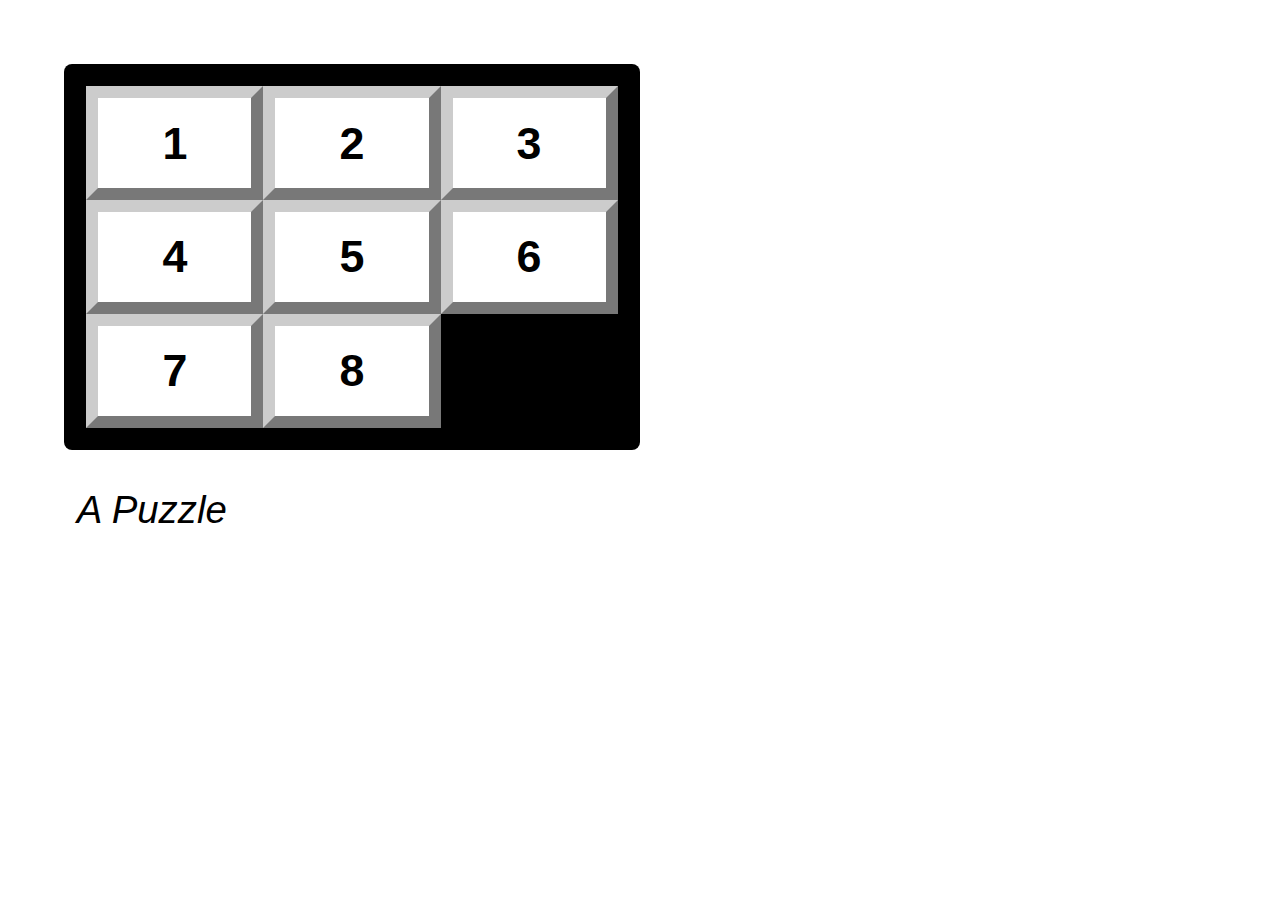
<file: puzzle/index.html>
<!DOCTYPE html>
<html>
	<head>
		<title>Puzzle test</title>
		<link rel="stylesheet" href="style.css">
		<meta name="viewport" content="width=device-width, initial-scale=1">
	</head>
	<body>
		<!-- Do not edit any html in the body tag -->
		<figure class="puzzle-figure">
			<ul class="puzzle">
				<li class="tile">1</li>
				<li class="tile">2</li>
				<li class="tile">3</li>
				<li class="tile">4</li>
				<li class="tile">5</li>
				<li class="tile">6</li>
				<li class="tile">7</li>
				<li class="tile">8</li>
			</ul>

			<figcaption>A Puzzle</figcaption>
		</figure>
	</body>
	<script src="algo.js" ></script>
</html>
</file>
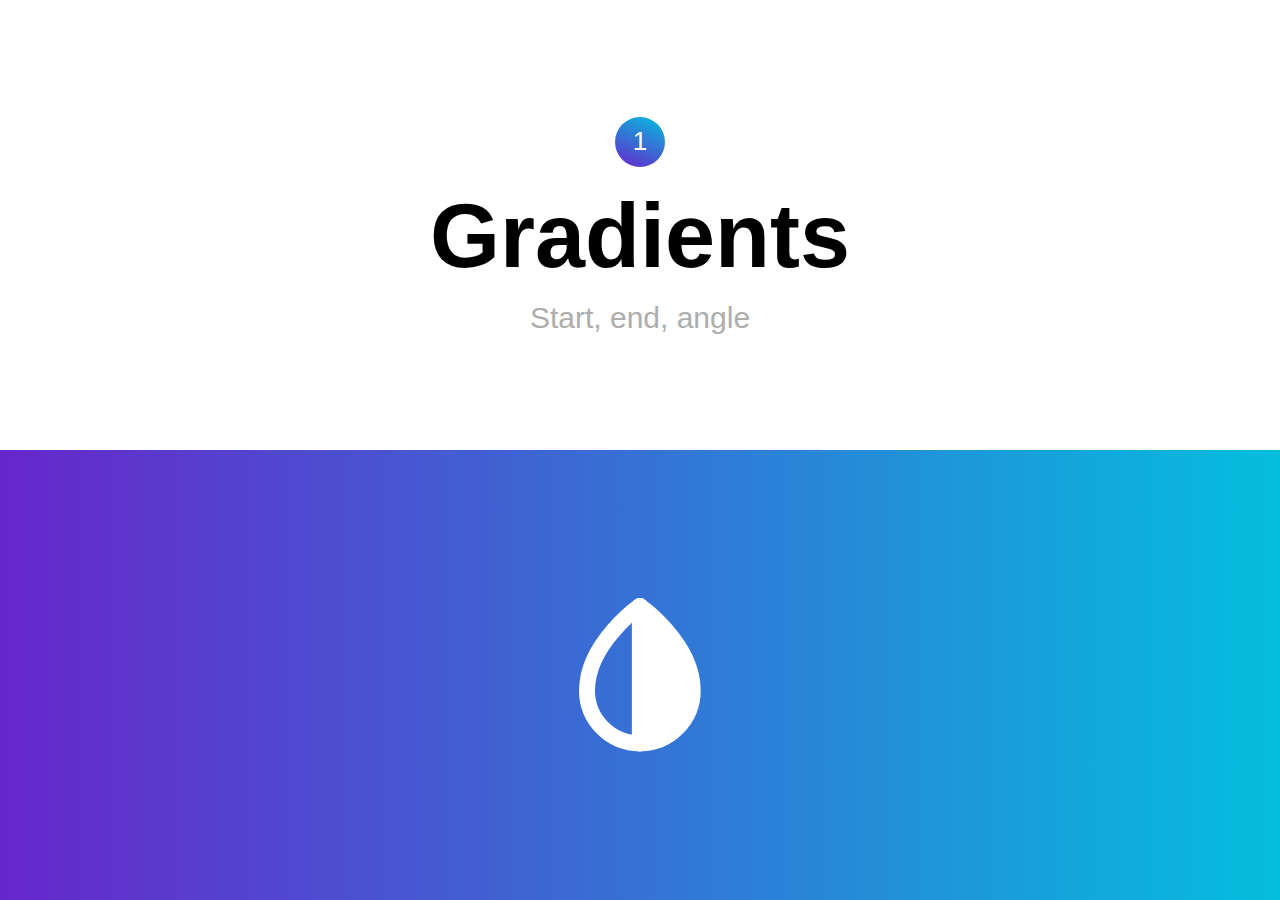
<file: slider/index.html>
<!DOCTYPE html>
<html lang="en">

<head>
    <meta charset="utf-8" />
    <title>Slider test</title>
    <meta name="viewport" content="width=device-width, initial-scale=1, minimum-scale=1, maximum-scale=1" />
    <link rel="stylesheet" href="https://unpkg.com/swiper/swiper-bundle.min.css" />
    <link rel="stylesheet" href="styles/style.css" />
</head>

<body>
    <div class="swiper mySwiper">
        <!-- Slider Container -->
        <div class="swiper-wrapper sliderContainer">
            <!-- Slide 1 -->
            <div class="swiper-slide slide slide1">
                <div class="textContainer">
                    <div class="slideCount">1</div>
                    <h1 class="slideTitle">Gradients</h1>
                    <p class="slideDescription">Start, end, angle</p>
                </div>
                <div class="imageContainer">
                    <div class="image">
                        <img src="images/dropIcon.png" />
                    </div>
                </div>
            </div>
            <!-- Slide 1 Ends -->

            <!-- Slide 2 -->
            <div class="swiper-slide slide slide2">
                <div class="textContainer">
                    <div class="slideCount">2</div>
                    <h1 class="slideTitle">Presets</h1>
                    <p class="slideDescription">Manage presets</p>
                </div>
                <div class="imageContainer">
                    <div class="image">
                        <img src="images/paintIcon.png" />
                    </div>
                </div>
            </div>
            <!-- Slide 2 Ends -->

            <!-- Slide 3 -->
            <div class="swiper-slide slide slide3">
                <div class="textContainer">
                    <div class="slideCount">3</div>
                    <h1 class="slideTitle">Colors</h1>
                    <p class="slideDescription">Pick any color</p>
                </div>
                <div class="imageContainer">
                    <div class="image">
                        <img src="images/dropper.png" />
                    </div>
                </div>
            </div>
            <!-- Slide 3 Ends -->
        </div>
    </div>
    <!-- Swiper Library Script -->
    <script src="https://unpkg.com/swiper/swiper-bundle.min.js"></script>
    <script>
        // Initializing Swiper
        var swiper = new Swiper(".mySwiper", {});
    </script>
</body>

</html>
</file>
<file: puzzle/style.css>
* {
  margin: 0;
  padding: 0;
  box-sizing: border-box;
}
body {
  width: 100%;
  height: 100vh;
  padding: 5vw;
  font-family: arial;
}
.puzzle-figure {
  width: 50%;
  height: 50%;
  background-color: #000;
  border-radius: 8px;
}
.puzzle {
  width: 100%;
  height: 100%;
  display: grid;
  grid-template-columns: repeat(3, 1fr);
  padding: 1.75vw;
}
.puzzle-figure li {
  list-style: none;
}
.puzzle-figure .tile {
  background-color: #fff;
  color: #000;
  display: grid;
  place-items: center;
  border-style: outset;
  border-width: 1vw;
  border-color: #ccc;
  font-size: 3.5vw;
  font-weight: 700;
}
figcaption {
  font-style: italic;
  font-size: 3vw;
  margin: 3vw 1vw;
}
@media (max-width: 601px) {
  .puzzle {
    padding: 3vw;
  }
  .puzzle-figure {
    width: 100%;
  }
  .puzzle-figure .tile {
    font-size: 7.5vw;
    border-width: 2.5vw;
  }
  figcaption {
    font-size: 7vw;
  }
}
</file>
<file: slider/styles/style.css>
body {
    margin: 0;
    padding: 0;
    font-family: 'Open Sans', sans-serif;
}

.swiper {
    width: 100%;
    height: 100%;
}

.swiper-slide {
    text-align: center;
    font-size: 18px;
    background: #fff;
    display: -webkit-box;
    display: -ms-flexbox;
    display: -webkit-flex;
    display: flex;
    -webkit-box-pack: center;
    -ms-flex-pack: center;
    -webkit-justify-content: center;
    justify-content: center;
    -webkit-box-align: center;
    -ms-flex-align: center;
    -webkit-align-items: center;
    align-items: center;
}

.swiper-slide img {
    display: block;
    width: 100%;
    height: 100%;
    object-fit: cover;
}

.sliderContainer {
    width: 100%;
    height: 100vh;
    position: relative;
}

.slide {
    display: flex;
    width: 100%;
    height: 100%;
    align-items: center;
    flex-direction: column;
}

.slide .textContainer {
    height: 50%;
    display: flex;
    flex-direction: column;
    align-items: center;
    justify-content: center;
    line-height: 1.1;
}

.slide .imageContainer {
    height: 50%;
    width: 100%;
    display: flex;
    align-items: center;
    justify-content: center;

}

h1.slideTitle {
    margin: 0;
}

p.slideDescription {
    margin: 0;
}

.slideCount {
    width: 50px;
    height: 50px;
    border-radius: 100%;
    display: flex;
    align-items: center;
    justify-content: center;
    color: #fff;
    font-size: 26px;
}


.textContainer h1 {
    font-size: 90px;
    margin: 20px 0 15px;
}

.textContainer p {
    color: #adadad;
    font-size: 30px;
}

.sliderContainer:before {
    content: '';
    width: 35px;
    height: 35px;
    background: transparent;
    box-shadow: 0px 0px 5px 2px #00000024;
    position: absolute;
    top: 0;
    bottom: 0;
    margin: auto;
    border-radius: 100%;
    transition: all 0.5s ease;
    left: 60%;
}

/*Slide 1*/
.slide.slide1 .slideCount {
    background: linear-gradient(22deg, #6726CB 0%, #04BEDE 100%);
}

.slide1 .imageContainer {
    background: linear-gradient(90deg, #6726CB 0%, #04BEDE 100%);
}

/*Slide 1*/
/*Slide 2*/
.slide.slide2 .slideCount {
    background: linear-gradient(22deg, #00DBFF 0%, #FCE913 100%);
}

.slide2 .imageContainer {
    background: linear-gradient(90deg, #00DBFF 0%, #FCE913 100%);
}

/*Slide 2*/
/*Slide 3*/
.slide.slide3 .slideCount {
    background: linear-gradient(22deg, #FFE107 0%, #FF2D74 100%);
}

.slide3 .imageContainer {
    background: linear-gradient(90deg, #FFE107 0%, #FF2D74 100%);
}
/*Slide 3*/

.swiper {
    width: 100%;
    height: 100%;
}

.swiper-slide {
    /* Center slide text vertically */
    display: -webkit-box;
    display: -ms-flexbox;
    display: -webkit-flex;
    display: flex;
    -webkit-box-pack: center;
    -ms-flex-pack: center;
    -webkit-justify-content: center;
    justify-content: center;
    -webkit-box-align: center;
    -ms-flex-align: center;
    -webkit-align-items: center;
    align-items: center;
}


@media screen and (max-width: 767px) and (min-width: 320px) {
    .slideCount {
        width: 35px;
        height: 35px;
        font-size: 18px;
    }

    .textContainer h1 {
        font-size: 46px;
        margin: 15px 0 10px;
    }

    p.slideDescription {
        font-size: 22px;
    }

    .image img {
        max-width: 60%;
        display: table;
        margin: auto;
    }
}
</file>
